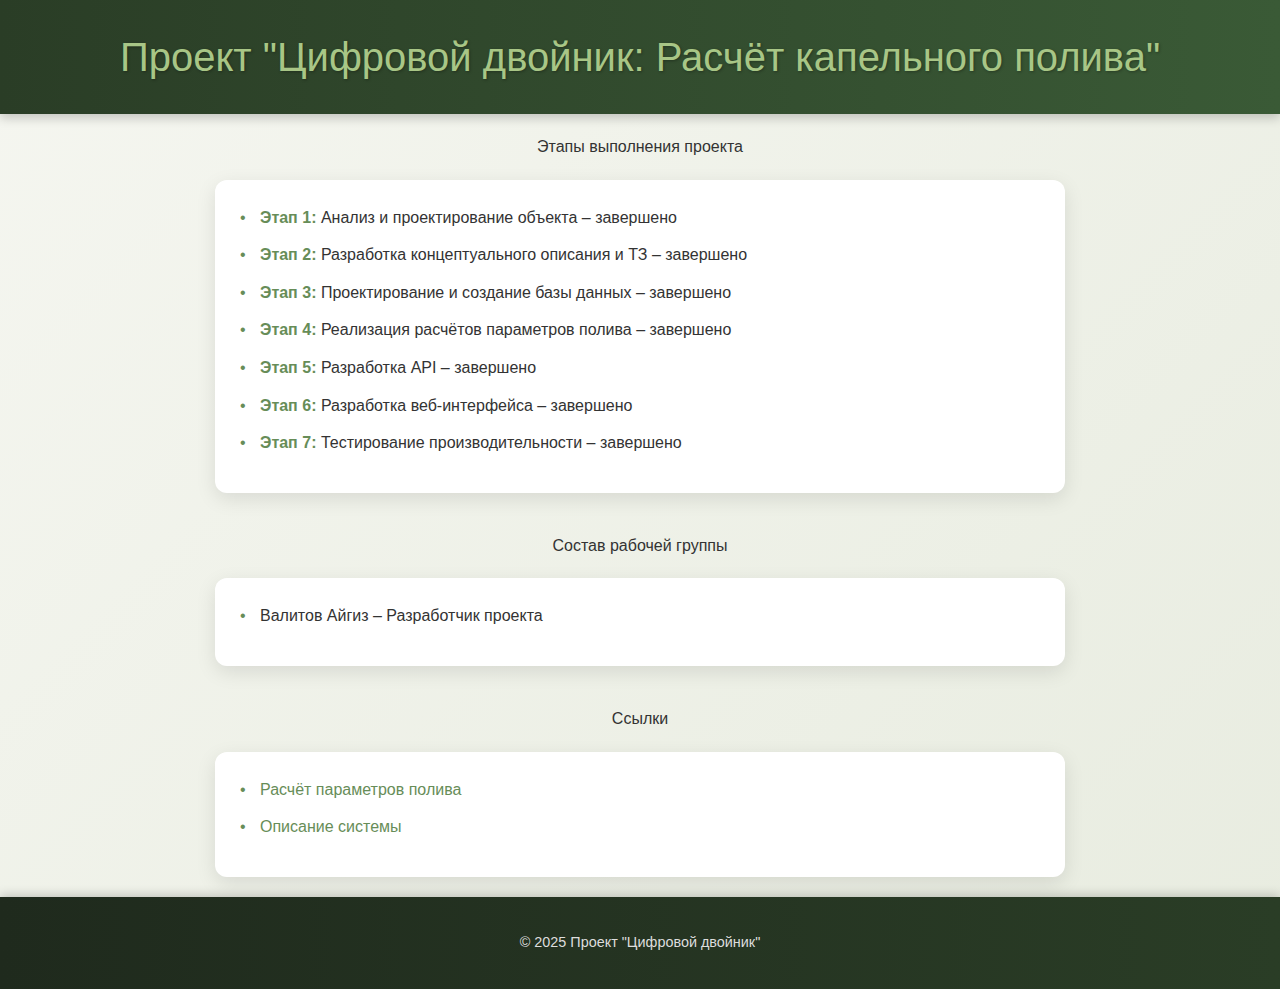
<file: static/index.html>
<!DOCTYPE html>
<html lang="ru">
<head>
  <meta charset="UTF-8">
  <meta name="viewport" content="width=device-width, initial-scale=1.0">
  <title>Проект "Цифровой двойник: Расчёт капельного полива"</title>
  <link rel="stylesheet" href="style.css">
</head>
<body>
  <header>
    <h1>Проект "Цифровой двойник: Расчёт капельного полива"</h1>
  </header>
  <section id="progress">
    <div class="section-title">Этапы выполнения проекта</div>
    <ul>
      <li><strong>Этап 1:</strong> Анализ и проектирование объекта – завершено</li>
      <li><strong>Этап 2:</strong> Разработка концептуального описания и ТЗ – завершено</li>
      <li><strong>Этап 3:</strong> Проектирование и создание базы данных – завершено</li>
      <li><strong>Этап 4:</strong> Реализация расчётов параметров полива – завершено</li>
      <li><strong>Этап 5:</strong> Разработка API – завершено</li>
      <li><strong>Этап 6:</strong> Разработка веб-интерфейса – завершено</li>
      <li><strong>Этап 7:</strong> Тестирование производительности – завершено</li>
    </ul>
  </section>
  <section id="team-members">
    <div class="section-title">Состав рабочей группы</div>
    <ul>
      <li>Валитов Айгиз – Разработчик проекта</li>
    </ul>
  </section>
  <section id="links">
    <div class="section-title">Ссылки</div>
    <ul>
      <li><a href="dev.html">Расчёт параметров полива</a></li>
      <li><a href="desc.html">Описание системы</a></li>
    </ul>
  </section>
  <footer>
    <p>&copy; 2025 Проект "Цифровой двойник"</p>
  </footer>
  <script src="script.js"></script>
</body>
</html>
</file>
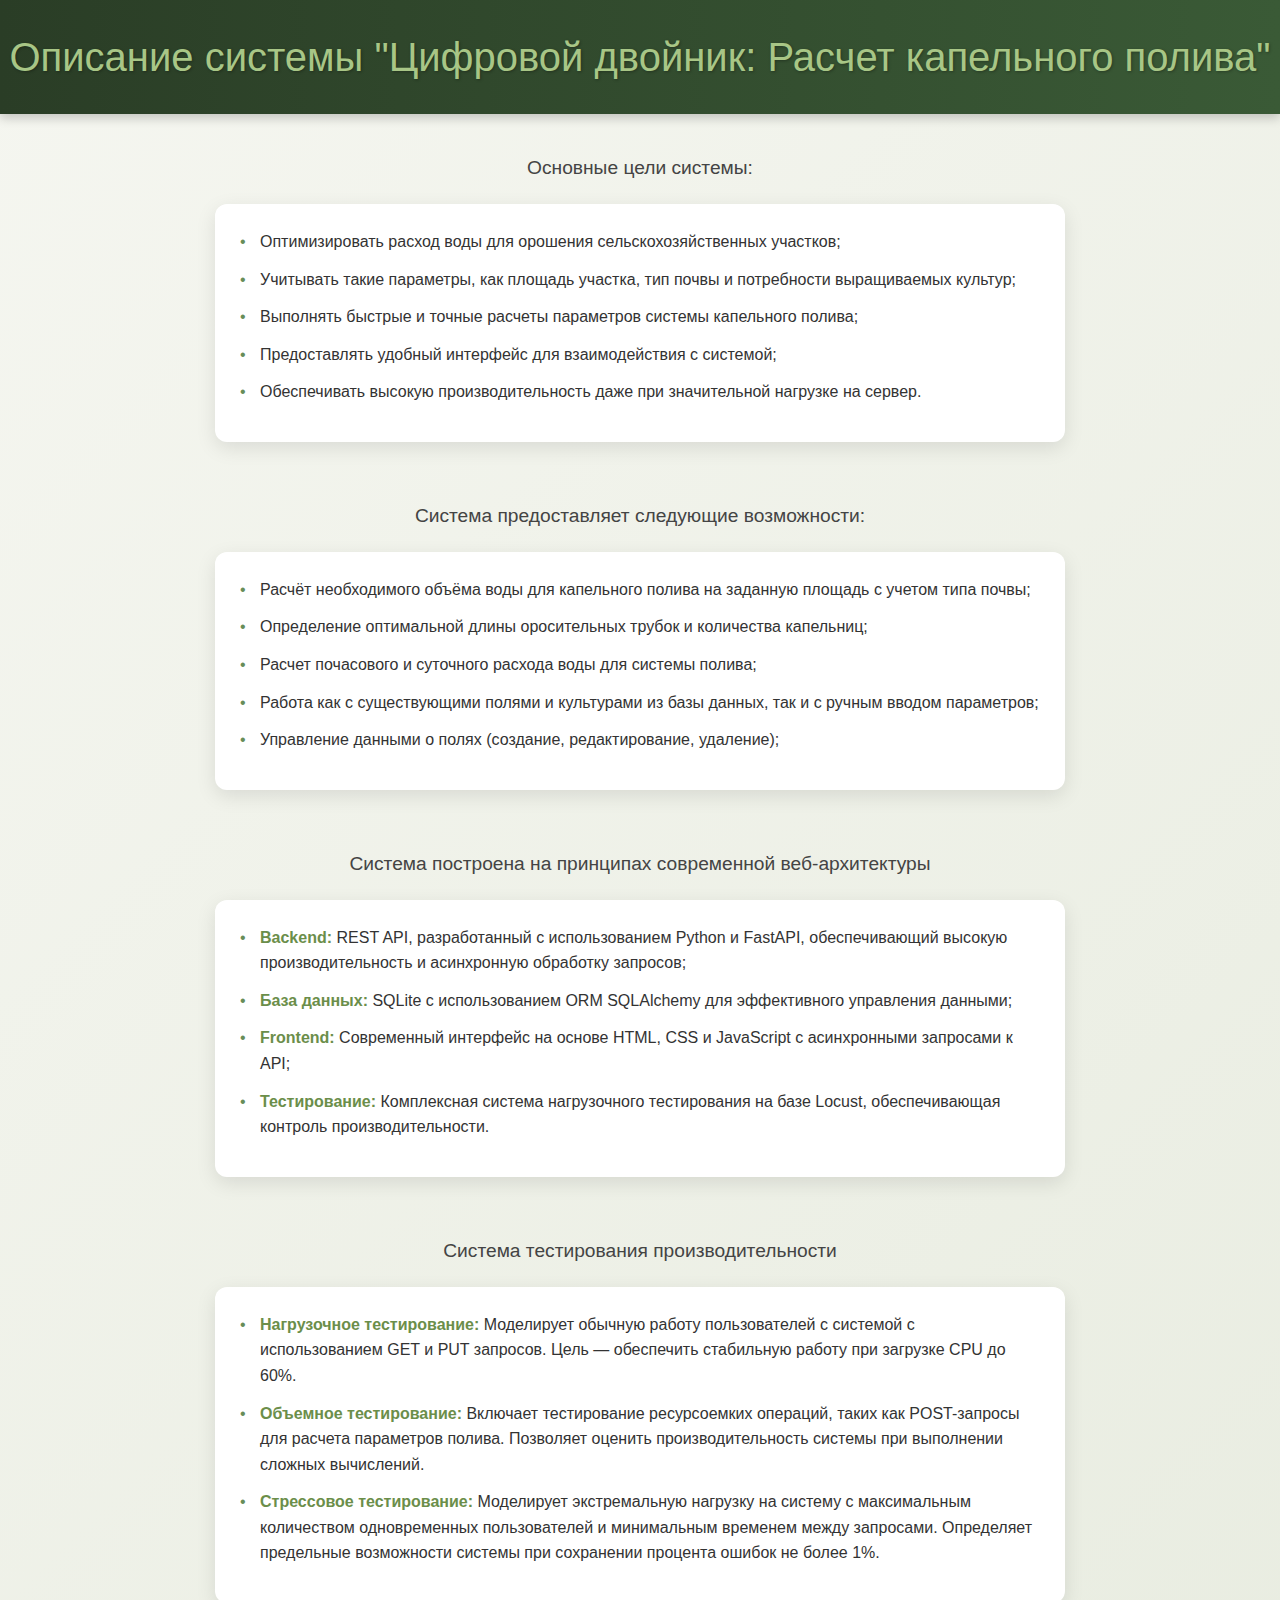
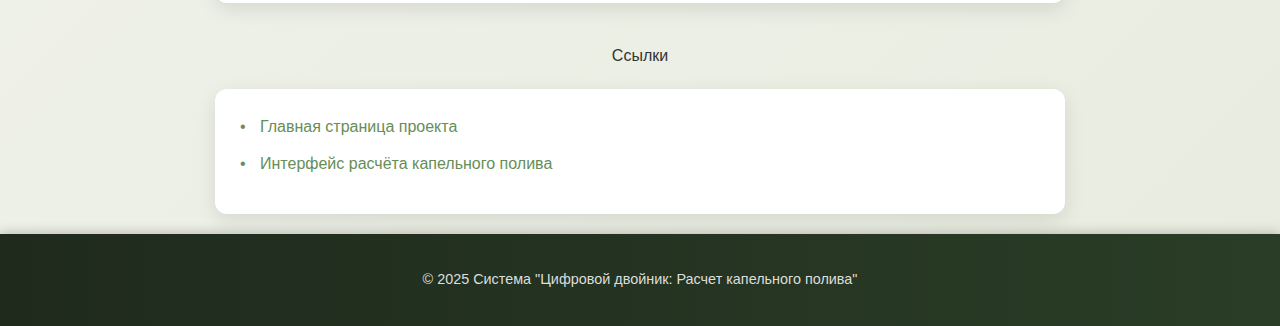
<file: static/desc.html>
<!DOCTYPE html>
<html lang="ru">
<head>
  <meta charset="UTF-8">
  <meta name="viewport" content="width=device-width, initial-scale=1.0">
  <title>Описание системы "Цифровой двойник: Расчет капельного полива"</title>
  <link rel="stylesheet" href="style.css">
</head>
<body>
  <header>
    <h1>Описание системы "Цифровой двойник: Расчет капельного полива"</h1>
  </header>
  <section id="goals">
    <p>Основные цели системы:</p>
    <ul>
      <li>Оптимизировать расход воды для орошения сельскохозяйственных участков;</li>
      <li>Учитывать такие параметры, как площадь участка, тип почвы и потребности выращиваемых культур;</li>
      <li>Выполнять быстрые и точные расчеты параметров системы капельного полива;</li>
      <li>Предоставлять удобный интерфейс для взаимодействия с системой;</li>
      <li>Обеспечивать высокую производительность даже при значительной нагрузке на сервер.</li>
    </ul>
  </section>
  <section id="features">
    <p>Система предоставляет следующие возможности:</p>
    <ul>
      <li>Расчёт необходимого объёма воды для капельного полива на заданную площадь с учетом типа почвы;</li>
      <li>Определение оптимальной длины оросительных трубок и количества капельниц;</li>
      <li>Расчет почасового и суточного расхода воды для системы полива;</li>
      <li>Работа как с существующими полями и культурами из базы данных, так и с ручным вводом параметров;</li>
      <li>Управление данными о полях (создание, редактирование, удаление);</li>
    </ul>
  </section>
  <section id="architecture">
    <p>Система построена на принципах современной веб-архитектуры</p>
    <ul>
      <li><strong>Backend:</strong> REST API, разработанный с использованием Python и FastAPI, обеспечивающий высокую производительность и асинхронную обработку запросов;</li>
      <li><strong>База данных:</strong> SQLite с использованием ORM SQLAlchemy для эффективного управления данными;</li>
      <li><strong>Frontend:</strong> Современный интерфейс на основе HTML, CSS и JavaScript с асинхронными запросами к API;</li>
      <li><strong>Тестирование:</strong> Комплексная система нагрузочного тестирования на базе Locust, обеспечивающая контроль производительности.</li>
    </ul>
  </section>
  <section id="testing">
    <p>Система тестирования производительности</p>
    <ul>
      <li><strong>Нагрузочное тестирование:</strong> Моделирует обычную работу пользователей с системой с использованием GET и PUT запросов. Цель — обеспечить стабильную работу при загрузке CPU до 60%.</li>
      <li><strong>Объемное тестирование:</strong> Включает тестирование ресурсоемких операций, таких как POST-запросы для расчета параметров полива. Позволяет оценить производительность системы при выполнении сложных вычислений.</li>
      <li><strong>Стрессовое тестирование:</strong> Моделирует экстремальную нагрузку на систему с максимальным количеством одновременных пользователей и минимальным временем между запросами. Определяет предельные возможности системы при сохранении процента ошибок не более 1%.</li>
    </ul>
  </section>
  <section id="links">
    <div class="section-title">Ссылки</div>
    <ul>
      <li><a href="index.html">Главная страница проекта</a></li>
      <li><a href="dev.html">Интерфейс расчёта капельного полива</a></li>
    </ul>
  </section>
  <footer>
    <p>&copy; 2025 Система "Цифровой двойник: Расчет капельного полива"</p>
  </footer>
  <script src="script.js"></script>
</body>
</html>
</file>
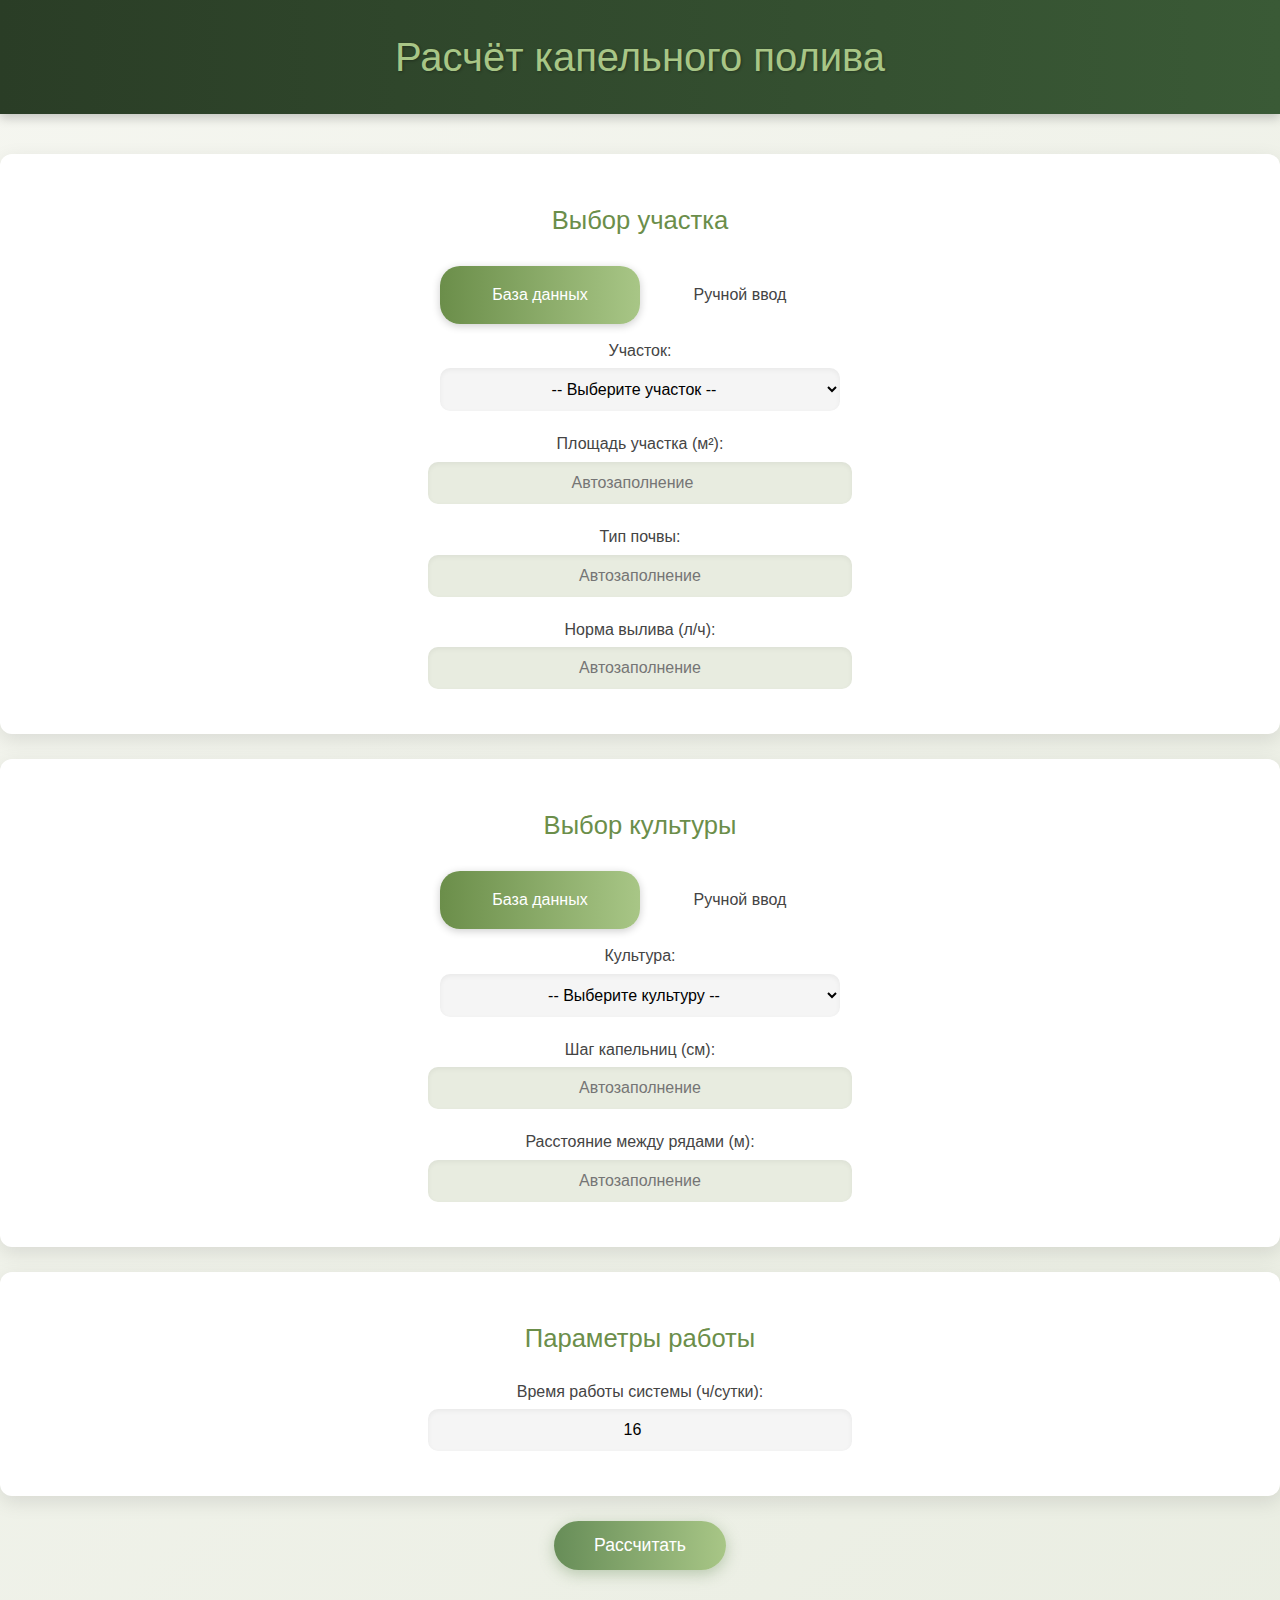
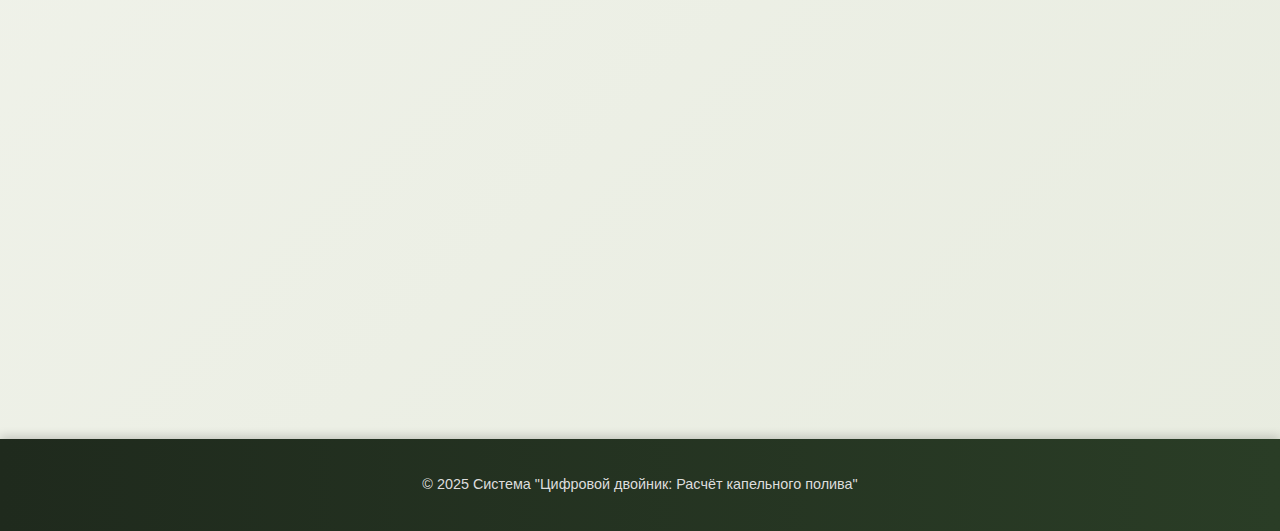
<file: static/dev.html>
<!DOCTYPE html>
<html lang="ru">
<head>
  <meta charset="UTF-8" />
  <meta name="viewport" content="width=device-width, initial-scale=1.0" />
  <title>Расчёт капельного полива</title>
  <link rel="stylesheet" href="style.css" />
</head>
<body>
  <header>
    <h1>Расчёт капельного полива</h1>
  </header>

  <section id="calc-section">
    <!-- Выбор участка -->
    <div class="calc-form">
      <h2>Выбор участка</h2>
      <div class="input-mode">
        <label>
          <input type="radio" name="field-mode" value="db" checked>
          <span>База данных</span>
        </label>
        <label>
          <input type="radio" name="field-mode" value="manual">
          <span>Ручной ввод</span>
        </label>
      </div>

      <div id="field-db-input" class="mode-input">
        <div class="form-row">
          <label for="field-id">Участок:</label>
          <select id="field-id" name="field-id">
            <option value="">-- Выберите участок --</option>
          </select>
        </div>
        <div class="form-row field-actions" style="display: none;">
          <button type="button" id="update-field-btn" class="action-btn">Обновить участок</button>
          <button type="button" id="delete-field-btn" class="action-btn delete-btn">Удалить участок</button>
        </div>
        <div class="form-row field-edit-form" style="display: none;">
          <label for="field-edit-name">Название участка:</label>
          <input type="text" id="field-edit-name" name="field-edit-name" placeholder="Новое название участка" />
          <label for="field-edit-area">Площадь участка (м²):</label>
          <input type="number" id="field-edit-area" name="field-edit-area" 
                min="100" max="100000" step="100"
                placeholder="Новая площадь" />
          <label for="field-edit-soil">Тип почвы:</label>
          <select id="field-edit-soil" name="field-edit-soil">
            <option value="">-- Выберите тип почвы --</option>
          </select>
          <div class="edit-actions">
            <button type="button" id="save-field-btn" class="action-btn">Сохранить</button>
            <button type="button" id="cancel-edit-btn" class="action-btn">Отмена</button>
          </div>
        </div>
      </div>

      <div id="field-manual-input" class="mode-input" style="display: none;">
        <div class="form-row">
          <label for="field-name-manual">Название участка:</label>
          <input type="text" id="field-name-manual" name="field-name-manual" placeholder="Поле №1" />
        </div>
        <div class="form-row">
          <label for="field-area-manual">Площадь участка (м²):</label>
          <input type="number" id="field-area-manual" name="field-area-manual" 
                 min="10" max="100000" step="100"
                 placeholder="Например, 10000" />
        </div>
        <div class="form-row">
          <label for="soil-type-manual">Тип почвы:</label>
          <select id="soil-type-manual" name="soil-type-manual">
            <option value="">-- Выберите тип почвы --</option>
          </select>
        </div>
        <div class="form-row">
          <label for="soil-output-manual">Норма вылива (л/ч):</label>
          <input type="text" id="soil-output-manual" name="soil-output-manual" readonly placeholder="Выберите тип почвы" />
        </div>
      </div>

      <div id="field-auto-fill">
        <div class="form-row">
          <label for="field-area">Площадь участка (м²):</label>
          <input type="number" id="field-area" name="field-area" step="any" readonly placeholder="Автозаполнение" />
        </div>
        <div class="form-row">
          <label for="soil-type">Тип почвы:</label>
          <input type="text" id="soil-type" name="soil-type" readonly placeholder="Автозаполнение" />
        </div>
        <div class="form-row">
          <label for="soil-output">Норма вылива (л/ч):</label>
          <input type="text" id="soil-output" name="soil-output" readonly placeholder="Автозаполнение" />
        </div>
      </div>
    </div>

    <!-- Выбор культуры -->
    <div class="calc-form">
      <h2>Выбор культуры</h2>
      <div class="input-mode">
        <label>
          <input type="radio" name="crop-mode" value="db" checked>
          <span>База данных</span>
        </label>
        <label>
          <input type="radio" name="crop-mode" value="manual">
          <span>Ручной ввод</span>
        </label>
      </div>

      <div id="crop-db-input" class="mode-input">
        <div class="form-row">
          <label for="crop-id">Культура:</label>
          <select id="crop-id" name="crop-id">
            <option value="">-- Выберите культуру --</option>
          </select>
        </div>
      </div>

      <div id="crop-manual-input" class="mode-input" style="display: none;">
        <div class="form-row">
          <label for="crop-name-manual">Название культуры:</label>
          <input type="text" id="crop-name-manual" name="crop-name-manual" placeholder="Томаты" />
        </div>
        <div class="form-row">
          <label for="dripper-spacing-manual">Шаг капельниц (см):</label>
          <input type="number" id="dripper-spacing-manual" name="dripper-spacing-manual" 
                 min="10" max="100" step="1"
                 placeholder="Например, 30" />
        </div>
        <div class="form-row">
          <label for="row-spacing-manual">Расстояние между рядами (м):</label>
          <input type="number" id="row-spacing-manual" name="row-spacing-manual" 
                 min="0.5" max="5.0" step="0.1"
                 placeholder="Например, 1.4" />
        </div>
      </div>

      <div id="crop-auto-fill">
        <div class="form-row">
          <label for="dripper-spacing">Шаг капельниц (см):</label>
          <input type="text" id="dripper-spacing" name="dripper-spacing" readonly placeholder="Автозаполнение" />
        </div>
        <div class="form-row">
          <label for="row-spacing">Расстояние между рядами (м):</label>
          <input type="text" id="row-spacing" name="row-spacing" readonly placeholder="Автозаполнение" />
        </div>
      </div>
    </div>

    <!-- Параметры работы -->
    <div class="calc-form">
      <h2>Параметры работы</h2>
      <div class="form-row">
        <label for="operation-time">Время работы системы (ч/сутки):</label>
        <input type="number" id="operation-time" name="operation-time" 
               min="1" max="24" step="0.5" value="16" />
      </div>
    </div>

    <div class="calc-button">
      <button id="calculate-btn">Рассчитать</button>
    </div>
  </section>

  <section id="result-section">
    <div class="section-title">Результаты расчёта</div>
    <div id="result-container">
      <p>Длина оросительных трубок (м): <span id="length-tubing">—</span></p>
      <p>Количество капельниц: <span id="number-of-drippers">—</span></p>
      <p>Расход воды (л/ч): <span id="hourly-water-rate">—</span></p>
      <p>Суточный расход воды (л): <span id="daily-water-rate">—</span></p>
      <p>Время работы системы (ч/сутки): <span id="operation-time-output">—</span></p>
      <p>Используемое расстояние между рядами (м): <span id="result-row-spacing">—</span></p>
    </div>
  </section>

  <footer>
    <p>© 2025 Система "Цифровой двойник: Расчёт капельного полива"</p>
  </footer>

  <script src="script.js"></script>
</body>
</html>
</file>
<file: static/style.css>
body {
  font-family: "Montserrat", sans-serif;
  background: linear-gradient(135deg, #F5F6F0 0%, #E8ECE0 100%);
  color: #333;
  margin: 0;
  padding: 0;
  line-height: 1.6;
}

.main-container {
  max-width: 1200px;
  margin: 0 auto;
  padding: 0 20px;
}

header {
  background: linear-gradient(to right, #2A3D26, #3A5A36);
  padding: 25px 0;
  color: #fff;
  box-shadow: 0 4px 10px rgba(0, 0, 0, 0.2);
}

header h1 {
  font-size: 2.5rem;
  margin: 0;
  text-align: center;
  color: #A8C686;
  font-weight: 500;
  text-shadow: 1px 1px 3px rgba(0, 0, 0, 0.3);
}

footer {
  background: linear-gradient(to right, #1F2A1D, #2A3D26);
  color: #ddd;
  padding: 20px 0;
  text-align: center;
  font-size: 0.9rem;
  box-shadow: 0 -2px 10px rgba(0, 0, 0, 0.2);
}

.section-title {
  text-align: center;
  margin-bottom: 20px;
}

.section-title div {
  font-size: 2.2rem;
  font-weight: 400;
  color: #2A3D26;
  text-transform: uppercase;
  letter-spacing: 3px;
  position: relative;
}

.section-title div::after {
  content: '';
  width: 60px;
  height: 3px;
  background: #A8C686;
  position: absolute;
  bottom: -10px;
  left: 50%;
  transform: translateX(-50%);
}

ul {
  list-style: none;
  padding: 0;
}

ul li {
  margin-bottom: 12px;
  font-size: 1rem;
  position: relative;
  padding-left: 20px;
}

ul li::before {
  content: '•';
  color: #678D58;
  position: absolute;
  left: 0;
}

ul li strong {
  color: #678D58;
}

@media (max-width: 768px) {
  .main-container {
    padding: 0 15px;
  }

  header h1 {
    font-size: 1.8rem;
  }

  .section-title div {
    font-size: 1.6rem;
  }
}

#calc-section {
  padding: 40px 0;
}

.calc-form {
  background: #fff;
  padding: 25px;
  border-radius: 12px;
  box-shadow: 0 6px 20px rgba(0, 0, 0, 0.1);
  margin-bottom: 25px;
}

.calc-form h2 {
  font-size: 1.6rem;
  color: #6B8E4A;
  margin-bottom: 20px;
  font-weight: 500;
  text-align: center;
}

.input-mode {
  display: flex;
  justify-content: center;
  margin-bottom: 20px;
  border-radius: 25px;
  padding: 5px;
  width: 100%;
  max-width: 400px;
  margin-left: auto;
  margin-right: auto;
}

.input-mode label {
  flex: 1;
  padding: 0;
  cursor: pointer;
  font-size: 1rem;
  color: #555;
  transition: all 0.3s ease;
  border-radius: 20px;
  text-align: center;
  position: relative;
  z-index: 1;
}

.input-mode input[type="radio"] {
  display: none;
}

.input-mode input[type="radio"]:checked + span {
  background: linear-gradient(to right, #6B8E4A, #A8C686);
  color: #fff;
  box-shadow: 0 2px 8px rgba(0, 0, 0, 0.2);
}

.input-mode label span {
  display: flex;
  align-items: center;
  justify-content: center;
  padding: 8px 20px;
  height: 100%;
  border-radius: 20px;
  z-index: 2;
}

.form-row {
  display: flex;
  flex-direction: column;
  align-items: center;
  margin-bottom: 20px;
}

.calc-form label {
  font-weight: 500;
  color: #444;
  text-align: center;
  margin-bottom: 5px;
  width: 100%;
}

.calc-form input,
.calc-form select {
  max-width: 400px;
  width: 100%;
  padding: 12px;
  border: none;
  border-radius: 10px;
  font-size: 1rem;
  background: #F5F5F5;
  box-shadow: inset 0 2px 5px rgba(0, 0, 0, 0.05);
  transition: all 0.3s ease;
  text-align: center;
  margin: 0 auto;
}

.calc-form input:focus,
.calc-form select:focus {
  box-shadow: 0 0 8px rgba(168, 198, 134, 0.6);
  outline: none;
}

.calc-form input[readonly] {
  background: #E8ECE0;
  color: #666;
}

.calc-button {
  text-align: center;
  margin-top: 20px;
}

#calculate-btn {
  padding: 14px 40px;
  background: linear-gradient(to right, #678D58, #A8C686);
  border: none;
  color: #fff;
  font-size: 1.1rem;
  font-weight: 500;
  border-radius: 25px;
  cursor: pointer;
  transition: all 0.3s ease;
  box-shadow: 0 4px 15px rgba(103, 141, 88, 0.4);
}

#calculate-btn:hover {
  transform: translateY(-3px);
  box-shadow: 0 6px 20px rgba(103, 141, 88, 0.6);
}

#result-section {
  padding: 40px 0;
  background: #E8ECE0;
  opacity: 0;
  transform: translateY(20px);
  transition: all 0.5s ease;
}

#result-section.visible {
  opacity: 1;
  transform: translateY(0);
}

#result-container {
  background: #fff;
  padding: 25px;
  border-radius: 12px;
  box-shadow: 0 6px 20px rgba(0, 0, 0, 0.1);
  max-width: 700px;
  margin: 0 auto;
}

#result-container p {
  margin: 12px 0;
  font-size: 1.1rem;
  color: #333;
  text-align: center;
}

#result-container span {
  font-weight: 600;
  color: #2A3D26;
}

@media (max-width: 768px) {
  .calc-form input,
  .calc-form select {
    max-width: 100%;
  }

  #calculate-btn {
    width: 100%;
    padding: 14px;
  }

  .input-mode {
    flex-direction: column;
    width: 100%;
    max-width: 100%;
    border-radius: 12px;
  }

  .input-mode label {
    width: 100%;
    margin: 5px 0;
  }

  .input-mode label span {
    width: 100%;
  }

  .form-row {
    flex-direction: column;
    align-items: flex-start;
  }

  .calc-form label {
    width: auto;
    margin-bottom: 5px;
  }
}

#progress,
#team-members,
#testing,
#links,
#goals,
#features,
#architecture {
  padding: 20px 0;
}

#progress ul,
#team-members ul,
#testing ul,
#links ul,
#goals ul,
#features ul,
#architecture ul {
  background: #fff;
  padding: 25px;
  border-radius: 12px;
  box-shadow: 0 6px 20px rgba(0, 0, 0, 0.1);
  max-width: 800px;
  margin: 0 auto;
}

#team-members p,
#testing p,
#goals p,
#features p,
#architecture p {
  text-align: center;
  margin-bottom: 20px;
  font-size: 1.2rem;
  color: #444;
}

#links a {
  color: #678D58;
  text-decoration: none;
  font-weight: 500;
  transition: all 0.3s ease;
}

#links a:hover {
  color: #3A5A36;
  text-decoration: underline;
}

#architecture strong,
#testing strong {
  color: #6B8E4A;
  font-weight: 600;
}

.action-btn {
  padding: 8px 16px;
  background-color: #A8C686;
  color: white;
  border: none;
  border-radius: 20px;
  font-weight: 600;
  cursor: pointer;
  transition: all 0.3s ease;
  margin: 5px;
}

.action-btn:hover {
  background-color: #8DAF6C;
  transform: translateY(-2px);
  box-shadow: 0 2px 8px rgba(0, 0, 0, 0.1);
}

.delete-btn {
  background-color: #e67c73;
}

.delete-btn:hover {
  background-color: #d25d52;
}

.field-actions {
  display: flex;
  justify-content: center;
  margin-top: 10px;
}

.field-edit-form {
  background-color: #f9f9f9;
  padding: 15px;
  border-radius: 8px;
  margin-top: 10px;
  box-shadow: 0 2px 5px rgba(0, 0, 0, 0.05);
}

.edit-actions {
  display: flex;
  justify-content: center;
  margin-top: 15px;
}
</file>
